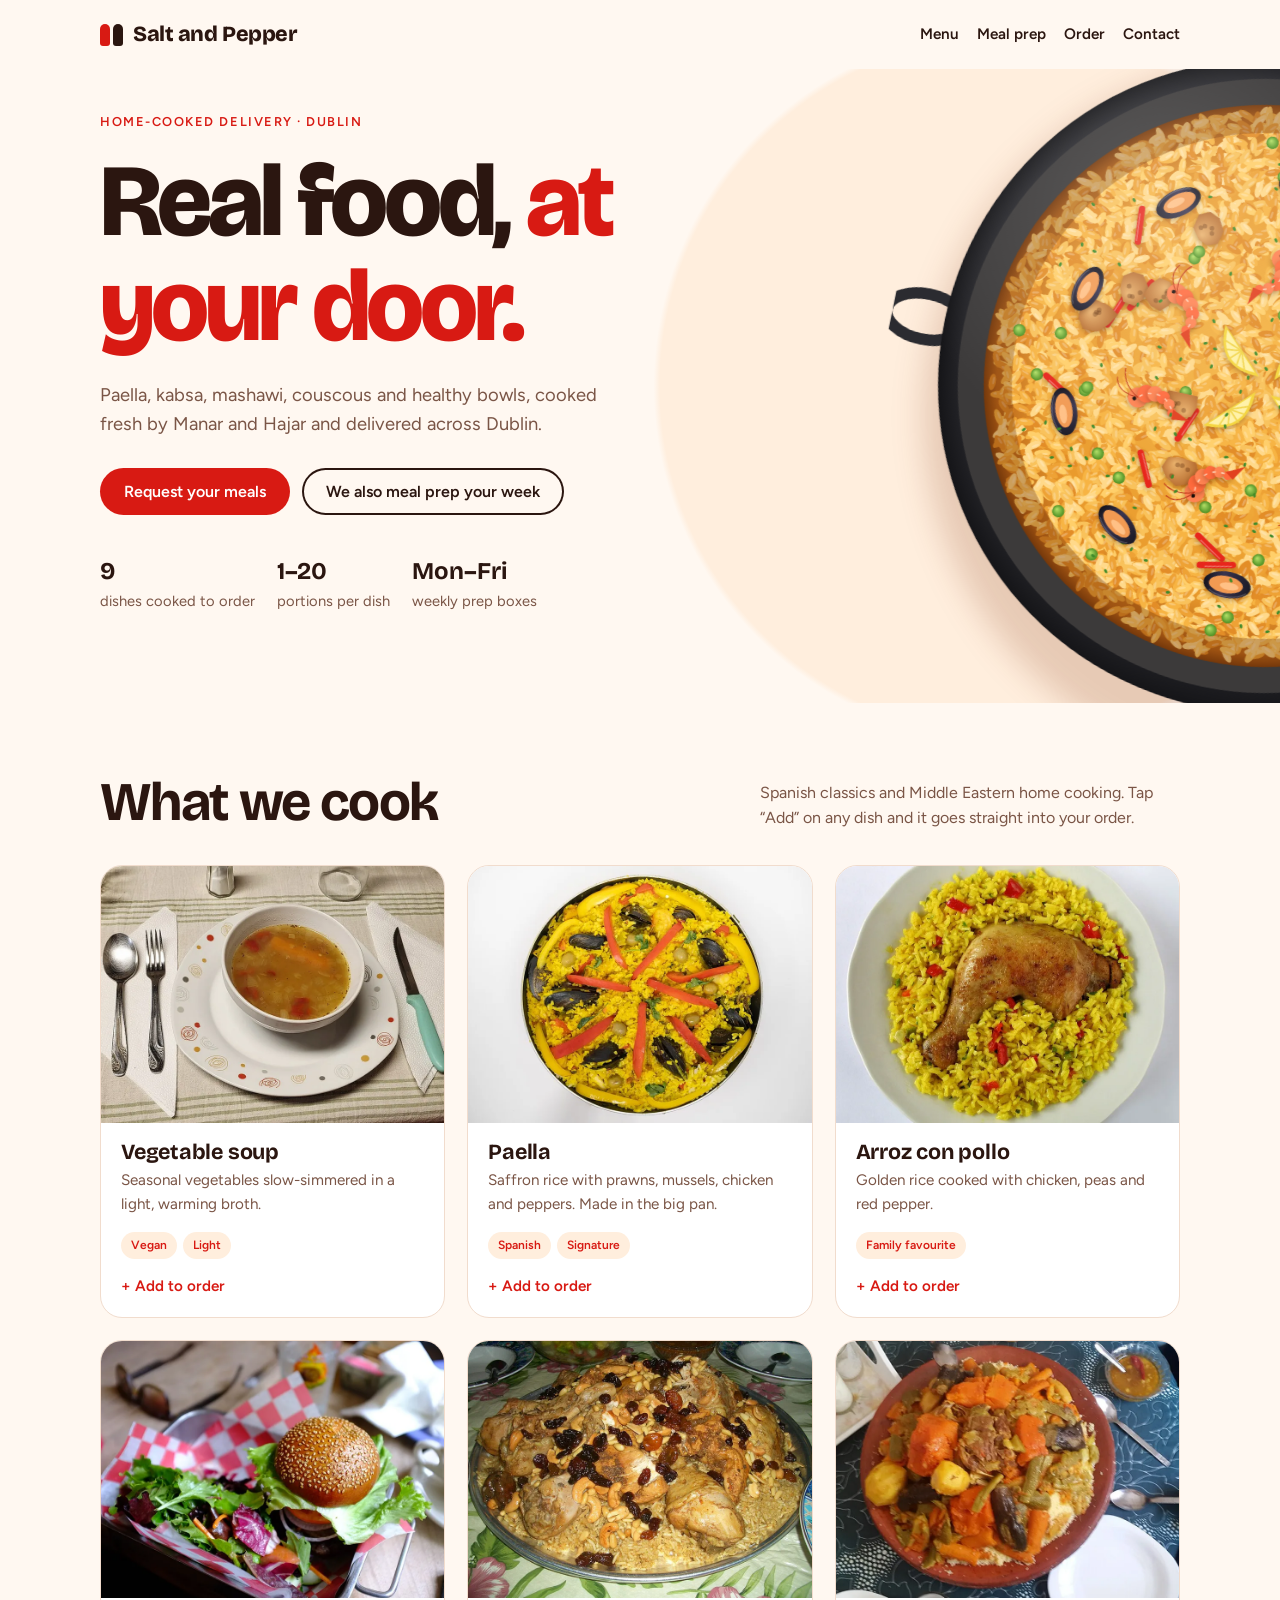
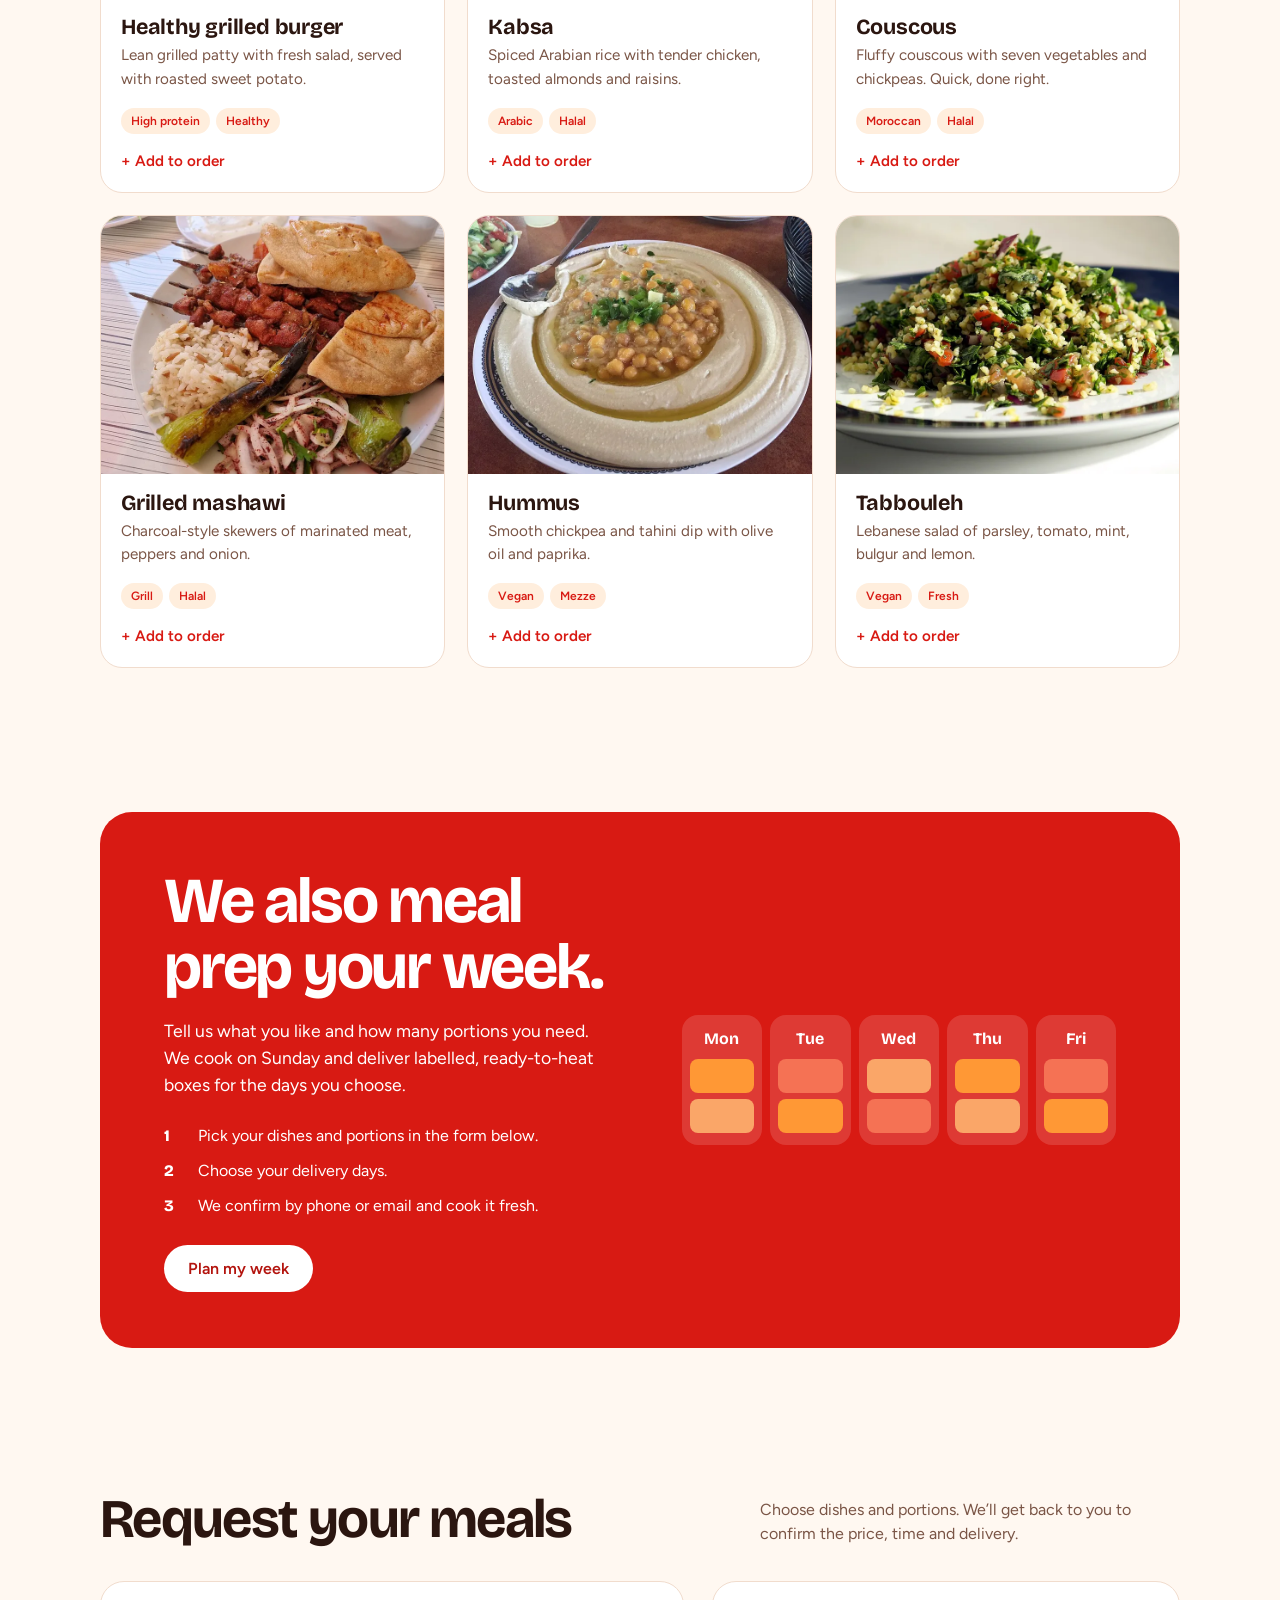
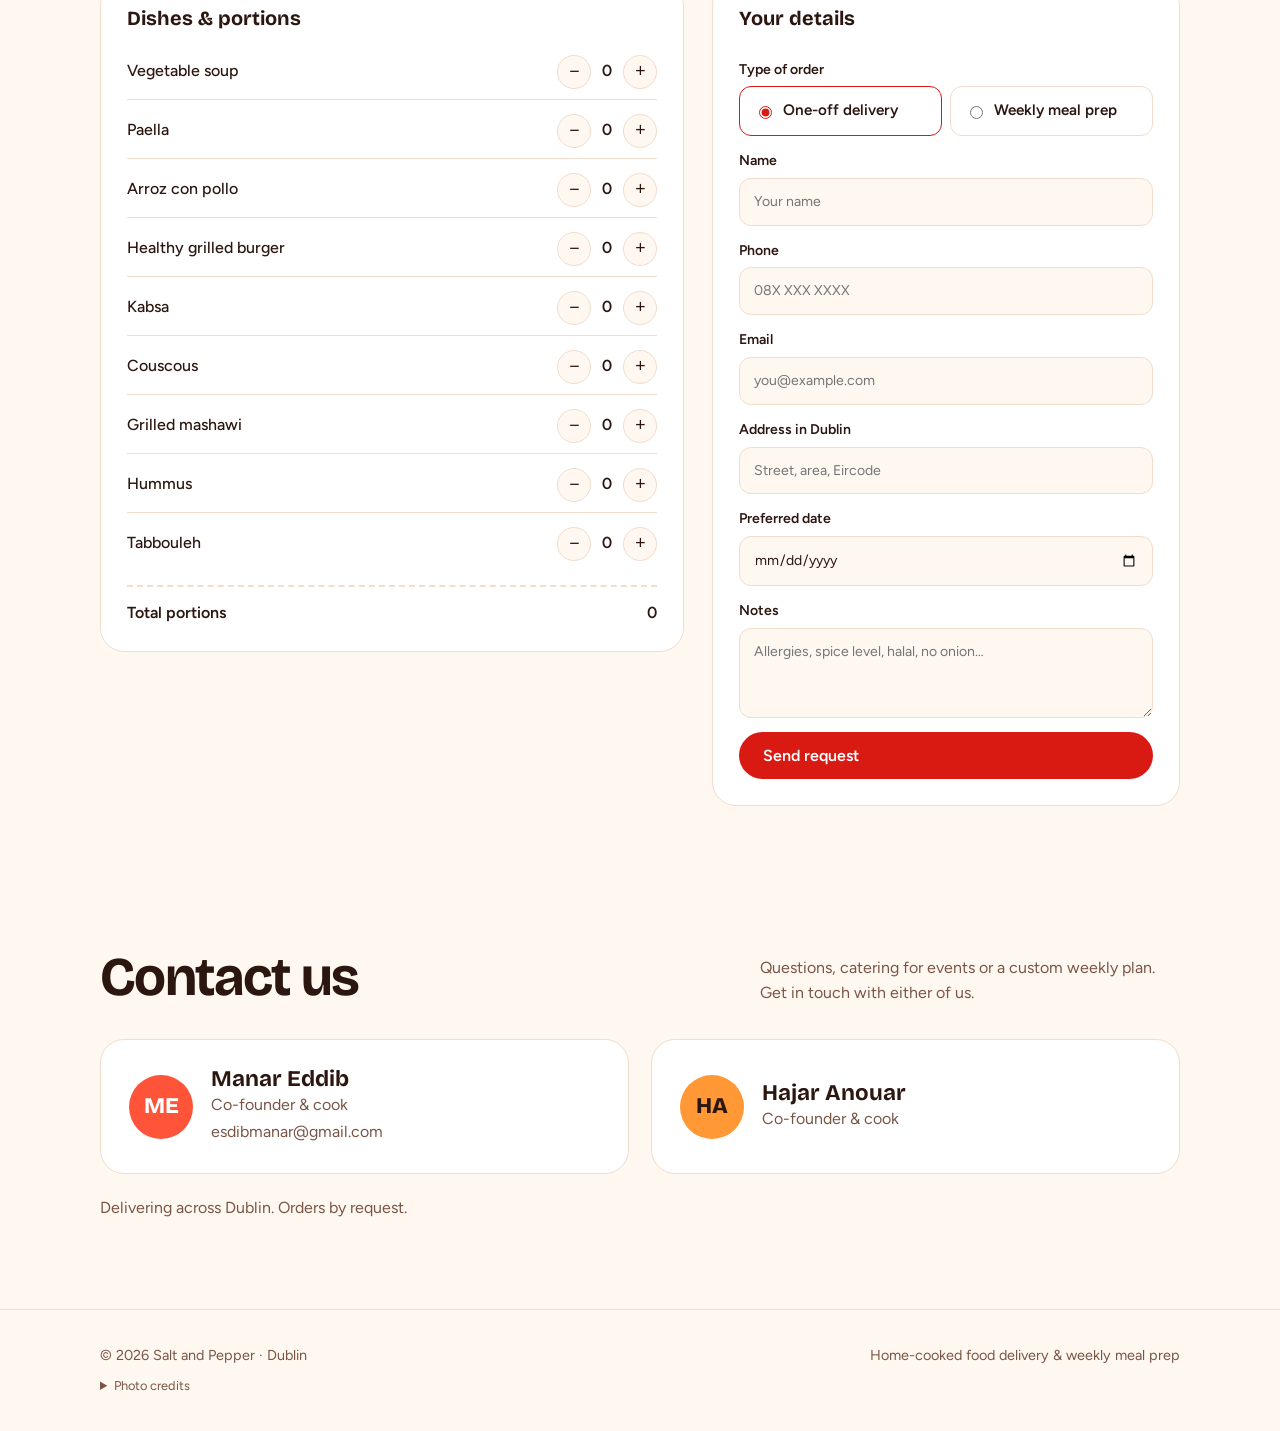
<file: index.html>
<!doctype html>
<html lang="en">
<head>
  <meta charset="utf-8">
  <meta name="viewport" content="width=device-width, initial-scale=1, viewport-fit=cover">
  <title>Salt and Pepper · Home-cooked food delivery in Dublin</title>
  <meta name="description" content="Paella, kabsa, mashawi, couscous and healthy bowls, cooked fresh by Manar and Hajar and delivered across Dublin. Weekly meal prep available.">
  <meta name="theme-color" content="#d81a13">

  <!-- Open Graph: cuando la web tenga dominio, pon la URL completa en og:url y og:image -->
  <meta property="og:type" content="website">
  <meta property="og:title" content="Salt and Pepper · Real food, at your door">
  <meta property="og:description" content="Home-cooked Spanish and Middle Eastern food delivered across Dublin, plus weekly meal prep.">
  <meta property="og:image" content="assets/img/og-image.jpg">
  <meta name="twitter:card" content="summary_large_image">

  <link rel="icon" href="data:image/svg+xml,%3Csvg xmlns='http://www.w3.org/2000/svg' viewBox='0 0 32 32'%3E%3Crect x='7' y='5' width='8' height='22' rx='4' fill='%23d81a13'/%3E%3Crect x='17' y='5' width='8' height='22' rx='4' fill='%232b1610'/%3E%3C/svg%3E">
  <link rel="preconnect" href="https://fonts.googleapis.com">
  <link rel="preconnect" href="https://fonts.gstatic.com" crossorigin>
  <link rel="stylesheet" href="https://fonts.googleapis.com/css2?family=Bricolage+Grotesque:opsz,wght@12..96,500;12..96,700;12..96,800&family=Figtree:wght@400;500;600&display=swap">
  <link rel="stylesheet" href="css/styles.css">

  <!-- Scripts clásicos con defer (funcionan abriendo el archivo con doble clic). El orden importa. -->
  <script defer src="js/config.js"></script>
  <script defer src="js/dishes.js"></script>
  <script defer src="js/canvas/utils.js"></script>
  <script defer src="js/canvas/ingredients.js"></script>
  <script defer src="js/canvas/paella.js"></script>
  <script defer src="js/canvas/dishes-art.js"></script>
  <script defer src="js/menu.js"></script>
  <script defer src="js/order.js"></script>
  <script defer src="js/main.js"></script>
</head>
<body>
  <a class="skip-link" href="#main">Skip to content</a>

  <nav class="site-nav" aria-label="Main">
    <div class="wrap">
      <a class="logo" href="#top"><span class="logo-mark" aria-hidden="true"><span></span><span></span></span>Salt and Pepper</a>
      <ul class="navlinks">
        <li><a href="#menu">Menu</a></li>
        <li><a href="#mealprep">Meal prep</a></li>
        <li><a href="#order">Order</a></li>
        <li><a href="#contact">Contact</a></li>
      </ul>
    </div>
  </nav>

  <header class="hero" id="top">
    <canvas id="paella" aria-hidden="true"></canvas>
    <div class="wrap">
      <div class="hero-text">
        <span class="eyebrow">Home-cooked delivery · Dublin</span>
        <h1>Real food, <em>at your door.</em></h1>
        <p>Paella, kabsa, mashawi, couscous and healthy bowls, cooked fresh by Manar and Hajar and delivered across Dublin.</p>
        <div class="btns">
          <a class="btn primary" href="#order">Request your meals</a>
          <a class="btn ghost" href="#mealprep">We also meal prep your week</a>
        </div>
        <dl class="facts">
          <div><dt id="dishCount">9</dt><dd>dishes cooked to order</dd></div>
          <div><dt>1–20</dt><dd>portions per dish</dd></div>
          <div><dt>Mon–Fri</dt><dd>weekly prep boxes</dd></div>
        </dl>
      </div>
    </div>
  </header>

  <main id="main">
    <section id="menu" aria-labelledby="menu-title">
      <div class="wrap">
        <div class="head">
          <h2 id="menu-title">What we cook</h2>
          <p>Spanish classics and Middle Eastern home cooking. Tap “Add” on any dish and it goes straight into your order.</p>
        </div>
        <ul class="menu" id="menuGrid"></ul>
      </div>
    </section>

    <section id="mealprep" aria-labelledby="prep-title">
      <div class="wrap">
        <div class="prep">
          <div>
            <h2 id="prep-title">We also meal prep your week.</h2>
            <p>Tell us what you like and how many portions you need. We cook on Sunday and deliver labelled, ready-to-heat boxes for the days you choose.</p>
            <ol class="steps">
              <li>Pick your dishes and portions in the form below.</li>
              <li>Choose your delivery days.</li>
              <li>We confirm by phone or email and cook it fresh.</li>
            </ol>
            <a class="btn" href="#order" id="prepBtn">Plan my week</a>
          </div>
          <div class="week" aria-hidden="true">
            <div class="day"><b>Mon</b><div class="box"></div><div class="box b2"></div></div>
            <div class="day"><b>Tue</b><div class="box b3"></div><div class="box"></div></div>
            <div class="day"><b>Wed</b><div class="box b2"></div><div class="box b3"></div></div>
            <div class="day"><b>Thu</b><div class="box"></div><div class="box b2"></div></div>
            <div class="day"><b>Fri</b><div class="box b3"></div><div class="box"></div></div>
          </div>
        </div>
      </div>
    </section>

    <section id="order" aria-labelledby="order-title">
      <div class="wrap">
        <div class="head">
          <h2 id="order-title">Request your meals</h2>
          <p>Choose dishes and portions. We’ll get back to you to confirm the price, time and delivery.</p>
        </div>

        <form class="order-form" id="orderForm" novalidate>
          <div class="card">
            <h3>Dishes &amp; portions</h3>
            <div class="rows" id="rows"></div>
            <div class="total"><span>Total portions</span><output id="total">0</output></div>
          </div>

          <div class="card fields">
            <h3>Your details</h3>

            <fieldset>
              <legend>Type of order</legend>
              <div class="seg">
                <label><input type="radio" name="kind" id="kindOnce" value="One-off delivery" checked> One-off delivery</label>
                <label><input type="radio" name="kind" id="kindWeek" value="Weekly meal prep"> Weekly meal prep</label>
              </div>
            </fieldset>

            <fieldset id="daysWrap" hidden>
              <legend>Delivery days</legend>
              <div class="days" id="days"></div>
            </fieldset>

            <label class="field" for="fName">Name
              <input id="fName" name="name" autocomplete="name" placeholder="Your name" required>
            </label>
            <label class="field" for="fPhone">Phone
              <input id="fPhone" name="phone" type="tel" autocomplete="tel" placeholder="08X XXX XXXX">
            </label>
            <label class="field" for="fEmail">Email
              <input id="fEmail" name="email" type="email" autocomplete="email" placeholder="you@example.com">
            </label>
            <label class="field" for="fAddr">Address in Dublin
              <input id="fAddr" name="address" autocomplete="street-address" placeholder="Street, area, Eircode">
            </label>
            <label class="field" for="fDate">Preferred date
              <input id="fDate" name="date" type="date">
            </label>
            <label class="field" for="fNotes">Notes
              <textarea id="fNotes" name="notes" placeholder="Allergies, spice level, halal, no onion…"></textarea>
            </label>

            <!-- Anti-spam (honeypot): las personas no lo ven; si un bot lo rellena, FormSubmit descarta el envío -->
            <label class="hp" aria-hidden="true">Leave empty<input id="fHoney" name="_honey" tabindex="-1" autocomplete="off"></label>

            <p class="err" id="err" role="alert" hidden></p>
            <button class="btn primary" type="submit" id="submitBtn">Send request</button>
          </div>

          <div class="card summary" id="summary" hidden tabindex="-1">
            <h3>Your request</h3>
            <p class="send-status" id="sendStatus" aria-live="polite"></p>
            <pre id="summaryText"></pre>
            <div class="btns">
              <button class="btn primary" type="button" id="copyBtn">Copy request</button>
              <button class="btn ghost" type="button" id="editBtn">Edit</button>
            </div>
          </div>
        </form>
      </div>
    </section>

    <section id="contact" aria-labelledby="contact-title">
      <div class="wrap">
        <div class="head">
          <h2 id="contact-title">Contact us</h2>
          <p>Questions, catering for events or a custom weekly plan. Get in touch with either of us.</p>
        </div>
        <div class="contact">
          <div class="person">
            <div class="avatar" aria-hidden="true">ME</div>
            <div><h3>Manar Eddib</h3><p>Co-founder &amp; cook</p><p>esdibmanar@gmail.com</p></div>
          </div>
          <div class="person">
            <div class="avatar" aria-hidden="true">HA</div>
            <div><h3>Hajar Anouar</h3><p>Co-founder &amp; cook</p></div>
          </div>
        </div>
        <p class="area">Delivering across Dublin. Orders by request.</p>
      </div>
    </section>
  </main>

  <footer class="site-footer">
    <div class="wrap">
      <span>© <span id="year">2026</span> Salt and Pepper · Dublin</span>
      <span>Home-cooked food delivery &amp; weekly meal prep</span>
      <details class="credits">
        <summary>Photo credits</summary>
        <ul id="creditsList"></ul>
      </details>
    </div>
  </footer>

  <!-- Avisos para lectores de pantalla (p. ej. "Paella added to your order") -->
  <div class="visually-hidden" id="announcer" aria-live="polite"></div>
</body>
</html>
</file>
<file: css/styles.css>
/* =====================================================================
   Salt and Pepper — estilos
   Orden: tokens → base → nav → hero → secciones → menú → meal prep →
          formulario → contacto → footer → responsive
   ===================================================================== */

/* ---------- tokens ---------- */
:root {
  --saffron: #ff9835;
  --apricot: #faa668;
  --chili: #d81a13;        /* fondos de botones y banda meal prep (contraste AA con blanco) */
  --tomato: #ff533a;
  --coral: #f57254;

  --bg: #fff8f1;
  --surface: #ffffff;
  --ink: #2b1610;
  --muted: #7a5546;
  --line: #f1dccd;
  --tint: #ffeedd;
  --accent-text: #d81a13;  /* acento usado como color de texto */
  --success: #2f7a37;
  --on-accent: #ffffff;

  --display: "Bricolage Grotesque", "Arial Black", system-ui, sans-serif;
  --body: "Figtree", system-ui, -apple-system, "Segoe UI", sans-serif;

  --radius-sm: 12px;
  --radius-md: 22px;
  --radius-lg: 32px;

  color-scheme: light;
}

@media (prefers-color-scheme: dark) {
  :root:not([data-theme="light"]) {
    --bg: #1c110d;
    --surface: #271813;
    --ink: #fbeee4;
    --muted: #d0a993;
    --line: #3d271e;
    --tint: #2f1d16;
    --accent-text: #ff7a63;
    --success: #6fcf7a;
    color-scheme: dark;
  }
}
:root[data-theme="dark"] {
  --bg: #1c110d;
  --surface: #271813;
  --ink: #fbeee4;
  --muted: #d0a993;
  --line: #3d271e;
  --tint: #2f1d16;
  --accent-text: #ff7a63;
  --success: #6fcf7a;
  color-scheme: dark;
}

/* ---------- base ---------- */
*, *::before, *::after { box-sizing: border-box; }
html { scroll-behavior: smooth; }
body {
  margin: 0;
  background: var(--bg);
  color: var(--ink);
  font-family: var(--body);
  font-size: 16px;
  line-height: 1.55;
  overflow-x: hidden;
}
img { max-width: 100%; height: auto; }
[hidden] { display: none !important; }
.wrap { max-width: 1120px; margin: 0 auto; padding-inline: 20px; }
h1, h2, h3 { font-family: var(--display); line-height: 1.02; margin: 0; text-wrap: balance; }
a { color: inherit; }
:focus-visible { outline: 3px solid var(--saffron); outline-offset: 2px; border-radius: 6px; }

.visually-hidden {
  position: absolute !important;
  width: 1px; height: 1px;
  overflow: hidden;
  clip: rect(0 0 0 0);
  white-space: nowrap;
}
.skip-link {
  position: absolute;
  left: 12px; top: -60px;
  z-index: 10;
  background: var(--ink);
  color: var(--bg);
  padding: 10px 16px;
  border-radius: var(--radius-sm);
  font-weight: 600;
}
.skip-link:focus { top: 12px; }

/* ---------- nav ---------- */
.site-nav { position: relative; z-index: 3; }
.site-nav .wrap { display: flex; align-items: center; justify-content: space-between; gap: 16px; padding-block: 18px; }
.logo {
  font-family: var(--display);
  font-weight: 800;
  font-size: 1.35rem;
  letter-spacing: -.02em;
  display: flex; align-items: center; gap: 10px;
  text-decoration: none;
}
.logo-mark { display: inline-flex; gap: 3px; }
.logo-mark span { width: 10px; height: 22px; border-radius: 5px 5px 3px 3px; background: var(--chili); }
.logo-mark span:last-child { background: var(--ink); }
.navlinks { display: flex; gap: 18px; font-weight: 600; font-size: .95rem; list-style: none; margin: 0; padding: 0; }
.navlinks a { text-decoration: none; }
.navlinks a:hover { color: var(--accent-text); }

/* ---------- hero ---------- */
.hero { position: relative; overflow: hidden; padding-block: 40px 90px; }
.hero-text { position: relative; z-index: 2; max-width: 560px; }
.eyebrow {
  display: inline-block;
  font-weight: 600; font-size: .8rem;
  letter-spacing: .12em; text-transform: uppercase;
  color: var(--accent-text);
  margin-bottom: 18px;
}
.hero h1 { font-size: clamp(3rem, 9vw, 6.4rem); font-weight: 800; letter-spacing: -.04em; }
.hero h1 em { font-style: normal; color: var(--accent-text); }
.hero p { font-size: 1.15rem; max-width: 44ch; color: var(--muted); margin: 22px 0 30px; }
.facts { display: flex; flex-wrap: wrap; gap: 22px; margin: 38px 0 0; font-size: .92rem; color: var(--muted); }
.facts div { margin: 0; }
.facts dt { font-family: var(--display); font-size: 1.5rem; font-weight: 700; color: var(--ink); }
.facts dd { margin: 0; }
#paella {
  position: absolute; z-index: 1;
  top: 50%; right: 0;
  width: 760px; height: 760px;
  transform: translate(48%, -50%);
  pointer-events: none;
}
.hero::before {
  content: "";
  position: absolute;
  right: -180px; top: 50%;
  width: 900px; height: 900px;
  transform: translateY(-50%);
  border-radius: 50%;
  background: radial-gradient(circle, var(--tint) 0 55%, transparent 56%);
}

/* ---------- botones ---------- */
.btns { display: flex; flex-wrap: wrap; gap: 12px; }
.btn {
  display: inline-flex; align-items: center; gap: 8px;
  border: 0; cursor: pointer;
  font: 600 1rem var(--body);
  padding: 14px 24px;
  border-radius: 999px;
  text-decoration: none;
  transition: transform .15s;
}
.btn:hover { transform: translateY(-2px); }
.btn:disabled { opacity: .6; cursor: progress; transform: none; }
.btn.primary { background: var(--chili); color: var(--on-accent); }
.btn.ghost { background: transparent; color: var(--ink); box-shadow: inset 0 0 0 2px var(--ink); }

/* ---------- secciones ---------- */
section { padding-block: 72px; scroll-margin-top: 12px; }
.head { display: flex; flex-wrap: wrap; justify-content: space-between; align-items: end; gap: 16px; margin-bottom: 34px; }
.head h2 { font-size: clamp(2.2rem, 5vw, 3.4rem); letter-spacing: -.03em; }
.head p { max-width: 42ch; color: var(--muted); margin: 0; }

/* ---------- menú ---------- */
.menu { display: grid; grid-template-columns: repeat(3, minmax(0, 1fr)); gap: 22px; list-style: none; margin: 0; padding: 0; }
.dish {
  background: var(--surface);
  border: 1px solid var(--line);
  border-radius: var(--radius-md);
  overflow: hidden;
  display: flex; flex-direction: column;
}
.dish-media { display: block; width: 100%; aspect-ratio: 4 / 3; object-fit: cover; background: var(--tint); }
.dish .txt { padding: 18px 20px 22px; display: flex; flex-direction: column; gap: 6px; flex: 1; }
.dish h3 { font-size: 1.35rem; letter-spacing: -.01em; }
.dish p { margin: 0; color: var(--muted); font-size: .95rem; }
.tags { display: flex; flex-wrap: wrap; gap: 6px; margin: auto 0 0; padding: 10px 0 0; list-style: none; }
.tag { font-size: .75rem; font-weight: 600; padding: 4px 10px; border-radius: 999px; background: var(--tint); color: var(--accent-text); }
.add-btn {
  margin-top: 12px;
  align-self: flex-start;
  background: none; border: 0; padding: 0;
  font: 600 .95rem var(--body);
  color: var(--accent-text);
  cursor: pointer;
}
.add-btn:hover { text-decoration: underline; }

/* ---------- meal prep ---------- */
.prep {
  background: var(--chili);
  color: var(--on-accent);
  border-radius: var(--radius-lg);
  padding: 56px clamp(22px, 5vw, 64px);
  display: grid; grid-template-columns: 1.1fr 1fr; gap: 40px; align-items: center;
  position: relative; overflow: hidden;
}
.prep h2 { font-size: clamp(2.4rem, 5.5vw, 4rem); letter-spacing: -.035em; }
.prep p { font-size: 1.1rem; max-width: 40ch; }
.prep .btn { background: #fff; color: #b3140e; margin-top: 26px; }
.week { display: grid; grid-template-columns: repeat(5, 1fr); gap: 8px; }
.day { background: rgba(255, 255, 255, .14); border-radius: 16px; padding: 12px 8px; text-align: center; min-width: 0; }
.day b { display: block; font-family: var(--display); font-size: 1rem; margin-bottom: 8px; }
.box { height: 34px; border-radius: 8px; margin-top: 6px; background: var(--saffron); }
.box.b2 { background: var(--apricot); }
.box.b3 { background: var(--coral); }
.steps { list-style: none; padding: 0; margin: 26px 0 0; display: grid; gap: 10px; counter-reset: step; }
.steps li { display: flex; gap: 12px; align-items: baseline; counter-increment: step; }
.steps li::before { content: counter(step); font-family: var(--display); font-weight: 800; min-width: 1.4em; }

/* ---------- formulario ---------- */
.order-form { display: grid; grid-template-columns: 1.25fr 1fr; gap: 28px; align-items: start; }
.card { background: var(--surface); border: 1px solid var(--line); border-radius: 24px; padding: 26px; }
.card h3 { font-size: 1.25rem; margin-bottom: 16px; }
.rows { display: grid; gap: 4px; }
.row { display: flex; align-items: center; justify-content: space-between; gap: 12px; padding: 10px 0; border-bottom: 1px solid var(--line); }
.row:last-child { border-bottom: 0; }
.row span { font-weight: 500; }
.row.on span { color: var(--accent-text); }
.stepper { display: flex; align-items: center; gap: 6px; }
.stepper button {
  width: 34px; height: 34px;
  border-radius: 50%;
  border: 1.5px solid var(--line);
  background: var(--bg);
  color: var(--ink);
  font-size: 1.1rem; line-height: 1;
  cursor: pointer;
}
.stepper button:hover { border-color: var(--accent-text); color: var(--accent-text); }
.stepper output { width: 2ch; text-align: center; font-variant-numeric: tabular-nums; font-weight: 600; }
.total { display: flex; justify-content: space-between; font-weight: 600; margin-top: 14px; padding-top: 14px; border-top: 2px dashed var(--line); }

.fields { display: grid; gap: 14px; }
.field { display: grid; gap: 6px; font-size: .88rem; font-weight: 600; }
fieldset { border: 0; margin: 0; padding: 0; min-width: 0; }
legend { font-size: .88rem; font-weight: 600; padding: 0; margin-bottom: 6px; }
input, select, textarea {
  font: inherit; font-weight: 400;
  padding: 12px 14px;
  border-radius: var(--radius-sm);
  border: 1.5px solid var(--line);
  background: var(--bg);
  color: var(--ink);
  width: 100%;
}
textarea { min-height: 90px; resize: vertical; }
input:focus, select:focus, textarea:focus { border-color: var(--saffron); outline: none; }
[aria-invalid="true"] { border-color: var(--accent-text); }
.seg { display: grid; grid-template-columns: 1fr 1fr; gap: 8px; }
.seg label {
  display: flex; align-items: center; gap: 8px;
  padding: 12px 14px;
  border: 1.5px solid var(--line);
  border-radius: var(--radius-sm);
  cursor: pointer;
  font-weight: 600; font-size: .95rem;
}
.seg label:has(input:checked) { border-color: var(--accent-text); }
.seg input, .days input { width: auto; accent-color: var(--chili); }
.days { display: flex; flex-wrap: wrap; gap: 6px; }
.days label {
  display: flex; align-items: center; gap: 6px;
  padding: 7px 12px;
  border: 1.5px solid var(--line);
  border-radius: 999px;
  font-weight: 500;
  cursor: pointer;
}
.hp { position: absolute; left: -9999px; }
.err { color: var(--accent-text); font-size: .9rem; margin: 0; font-weight: 600; }
.summary { grid-column: 1 / -1; }
.summary pre {
  white-space: pre-wrap;
  background: var(--tint);
  padding: 18px;
  border-radius: 14px;
  font-size: .92rem;
  margin: 0 0 14px;
  font-family: var(--body);
}
.send-status { margin-top: 0; font-weight: 600; }
.send-status.ok { color: var(--success); }
.send-status.err { font-size: 1rem; }

/* ---------- contacto ---------- */
.contact { display: grid; grid-template-columns: repeat(2, minmax(0, 1fr)); gap: 22px; }
.person {
  background: var(--surface);
  border: 1px solid var(--line);
  border-radius: 24px;
  padding: 28px;
  display: flex; gap: 18px; align-items: center;
}
.avatar {
  flex: none;
  width: 64px; height: 64px;
  border-radius: 50%;
  display: grid; place-items: center;
  font-family: var(--display); font-weight: 800; font-size: 1.4rem;
  color: var(--on-accent);
  background: var(--tomato);
}
.person:nth-child(2) .avatar { background: var(--saffron); color: #2b1610; }
.person h3 { font-size: 1.4rem; }
.person p { margin: 2px 0 0; color: var(--muted); word-break: break-word; }
.area { margin-top: 22px; color: var(--muted); }

/* ---------- footer ---------- */
.site-footer { padding-block: 34px; border-top: 1px solid var(--line); color: var(--muted); font-size: .9rem; }
.site-footer .wrap { display: flex; flex-wrap: wrap; justify-content: space-between; gap: 10px; }
.credits { flex-basis: 100%; font-size: .8rem; }
.credits summary { cursor: pointer; }
.credits ul { margin: 8px 0 0; padding-left: 18px; }

/* ---------- responsive ---------- */
@media (max-width: 900px) {
  .menu { grid-template-columns: repeat(2, minmax(0, 1fr)); }
  .prep, .order-form { grid-template-columns: 1fr; }
  #paella { width: 560px; height: 560px; }
}
@media (max-width: 640px) {
  .navlinks { display: none; }
  .hero { padding-block: 280px 60px; }
  #paella { top: 0; width: 480px; height: 480px; transform: translate(42%, -40%); }
  .hero::before { top: 0; right: -200px; width: 560px; height: 560px; transform: translateY(-45%); }
  .menu, .contact { grid-template-columns: 1fr; }
  .week { grid-template-columns: repeat(5, minmax(0, 1fr)); gap: 5px; }
  .day { padding: 8px 4px; }
}
@media (prefers-reduced-motion: reduce) {
  html { scroll-behavior: auto; }
  .btn { transition: none; }
}
</file>
